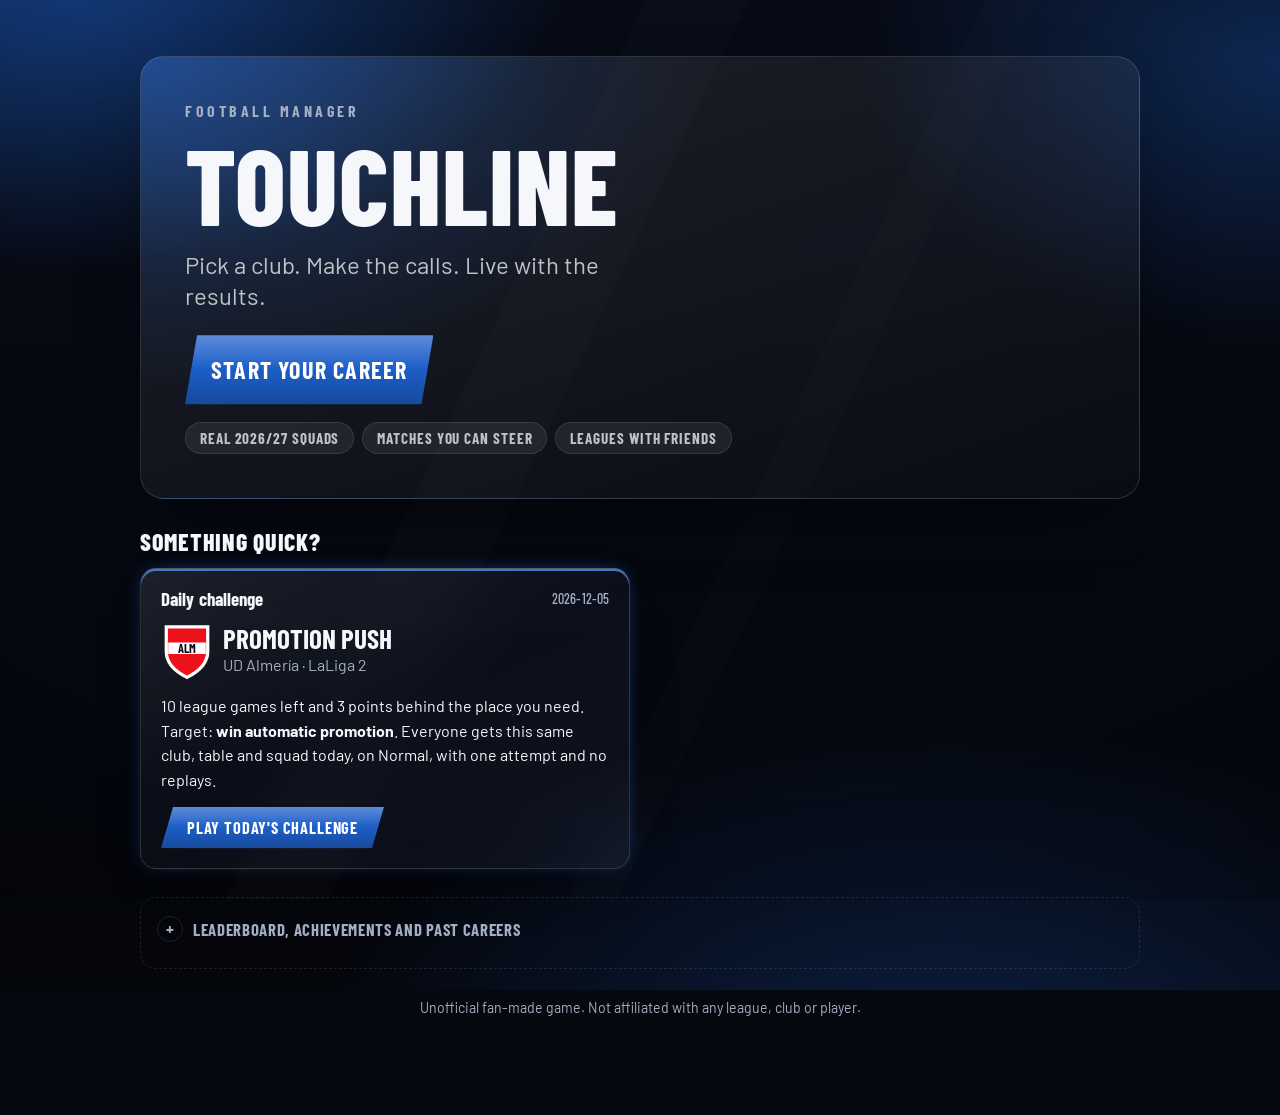
<file: index.html>
<title>Touchline Career Sim</title>
<link rel="stylesheet" href="https://fonts.googleapis.com/css2?family=Barlow:wght@400;500;600;700&family=Barlow+Condensed:wght@500;600;700;800&display=swap">
<style>
/* Layout: a console career hub. Club strip on top, big section tabs, tile grids. One dark look, tinted by the club's own colours. */
:root{
  color-scheme:dark;
  --bg:#0a0d12; --bg2:#10151d; --tile:#161c27; --tile2:#1e2634; --line:#2b3546; --ink:#f4f6f9; --mute:#9ba7b9;
  --club:#1d5fc8; --club-ink:#ffffff; --club2:#ffffff; --kit:#1d5fc8;
  --win:#2fd07a; --draw:#f2c14e; --loss:#ff6464; --gold:#e9c35b; --silver:#c9d0d9; --bronze:#d39a68;
  --disp:"Barlow Condensed","Arial Narrow",Impact,sans-serif; --body:"Barlow","Segoe UI",system-ui,sans-serif;
}
*{box-sizing:border-box}
body{background:var(--bg);color:var(--ink);font-family:var(--body);font-size:15px;line-height:1.4;margin:0}
.wrap{max-width:1240px;margin:0 auto;padding-inline:16px;padding-block:0 56px}
h1,h2,h3,h4{font-family:var(--disp);font-weight:700;margin:0;text-transform:uppercase;line-height:1.02;text-wrap:balance}
h1{font-size:2.8rem;font-weight:800} h2{font-size:1.7rem} h3{font-size:1.02rem;letter-spacing:.09em;color:var(--mute);font-weight:600} h4{font-size:1.25rem}
button,select,input{font:inherit;color:inherit}
button{cursor:pointer;border:1px solid var(--line);background:var(--tile2);padding:8px 14px;border-radius:4px;font-family:var(--disp);font-weight:700;font-size:1.02rem;text-transform:uppercase;letter-spacing:.05em}
button:hover{border-color:var(--ink)} button:focus-visible,select:focus-visible,input:focus-visible,[tabindex]:focus-visible{outline:2px solid var(--club);outline-offset:2px}
button.pri{background:var(--club);color:var(--club-ink);border-color:var(--club)} button.pri:hover{filter:brightness(1.12)}
button.sm{padding:4px 10px;font-size:.9rem} button.bad{border-color:var(--loss);color:var(--loss)} button:disabled{opacity:.4;cursor:not-allowed}
select,input[type=text],input[type=number]{background:var(--bg2);border:1px solid var(--line);border-radius:4px;padding:7px 9px;max-width:100%;color:var(--ink)}
input[type=file]{max-width:100%;min-width:0;font-size:.85rem}
label{font-family:var(--disp);font-size:.85rem;text-transform:uppercase;letter-spacing:.08em;color:var(--mute);display:flex;flex-direction:column;gap:4px;font-weight:600}
label.chk{flex-direction:row;align-items:center;gap:8px;text-transform:none;letter-spacing:0;font-size:.95rem;color:var(--ink);font-family:var(--body);font-weight:400}
.top{position:sticky;top:env(safe-area-inset-top,0px);z-index:20;background:linear-gradient(90deg,color-mix(in srgb,var(--kit) 38%,var(--bg)) 0%,var(--bg) 62%);border-bottom:3px solid var(--club);margin-inline:-16px;padding:10px 16px;display:flex;flex-wrap:wrap;gap:8px 20px;align-items:center}
.top .id{display:flex;gap:12px;align-items:center;min-width:0}
.top .nm{font-family:var(--disp);font-size:1.7rem;font-weight:800;text-transform:uppercase;line-height:1}
.top .sub{font-size:.85rem;color:var(--mute)} .top .sub b{color:var(--ink);font-weight:600}
.chips{display:flex;gap:6px 16px;flex-wrap:wrap} .chips div{font-size:.78rem;color:var(--mute);text-transform:uppercase;letter-spacing:.06em;font-family:var(--disp);font-weight:600} .chips b{display:block;font-size:1.2rem;color:var(--ink);letter-spacing:0;line-height:1.1}
.top .go{margin-left:auto;display:flex;gap:6px;flex-wrap:wrap;align-items:center}
.top .go .pri{font-size:1.25rem;padding:10px 22px}
.dd{background:var(--loss);color:#190000;font-family:var(--disp);font-weight:800;text-transform:uppercase;padding:6px 16px;margin-inline:-16px;display:flex;gap:14px;align-items:center;flex-wrap:wrap;font-size:1.15rem;letter-spacing:.04em}
.dd b{font-size:1.6rem}
.tabs{display:flex;gap:0;overflow-x:auto;margin-inline:-16px;padding:0 16px;background:var(--bg2);border-bottom:1px solid var(--line)}
.tabs button{border:0;border-radius:0;background:transparent;font-size:1.3rem;font-weight:700;padding:13px 16px;white-space:nowrap;color:var(--mute);border-bottom:4px solid transparent;letter-spacing:.04em}
.tabs button[aria-current=true]{color:var(--ink);border-bottom-color:var(--club)}
.subs{display:flex;gap:6px;overflow-x:auto;padding:12px 0 0}
.subs button{white-space:nowrap;border-radius:99px;padding:5px 14px;font-size:.95rem;background:transparent}
.subs button[aria-current=true]{background:var(--ink);color:var(--bg);border-color:var(--ink)}
.dot{display:inline-block;min-width:19px;padding:0 5px;border-radius:10px;background:var(--loss);color:#190000;font-size:.75rem;line-height:19px;text-align:center;margin-left:5px;font-family:var(--body);font-weight:700;letter-spacing:0}
main{padding-top:16px;display:flex;flex-direction:column;gap:16px}
.grid{display:grid;gap:16px;grid-template-columns:repeat(12,minmax(0,1fr))} .grid>*{min-width:0;grid-column:span 12}
@media (min-width:900px){ .c4{grid-column:span 4!important} .c5{grid-column:span 5!important} .c6{grid-column:span 6!important} .c7{grid-column:span 7!important} .c8{grid-column:span 8!important} }
.tile{background:var(--tile);border-radius:6px;padding:16px;min-width:0;border-top:3px solid var(--tile2);display:flex;flex-direction:column;gap:10px}
.tile.acc{border-top-color:var(--club)} .tile>h3{display:flex;justify-content:space-between;gap:8px;align-items:center}
.tw{overflow-x:auto;max-width:100%}
table{border-collapse:collapse;width:100%;font-variant-numeric:tabular-nums}
th{font-family:var(--disp);font-weight:600;text-transform:uppercase;letter-spacing:.07em;font-size:.82rem;color:var(--mute);text-align:left;padding:6px 8px;border-bottom:1px solid var(--line);white-space:nowrap;background:var(--tile)}
th[data-a]{cursor:pointer} th.on{color:var(--club)} td{padding:6px 8px;border-bottom:1px solid var(--line);white-space:nowrap}
td.n,th.n{text-align:right} tr.me td{background:color-mix(in srgb,var(--kit) 30%,var(--tile));font-weight:600} tr.clk{cursor:pointer} tr.clk:hover td{background:var(--tile2)}
td.z1{box-shadow:inset 4px 0 0 var(--win)} td.z2{box-shadow:inset 4px 0 0 var(--draw)} td.z3{box-shadow:inset 4px 0 0 var(--loss)}
.pos{display:inline-block;min-width:36px;text-align:center;font-family:var(--disp);font-weight:700;font-size:.9rem;padding:1px 5px;border-radius:3px;background:var(--bg2)}
.pos.l0{color:#f6a93b} .pos.l1{color:#58b0ff} .pos.l2{color:#56d695} .pos.l3{color:#ff7b7b}
.ovr{display:inline-block;min-width:32px;text-align:center;font-family:var(--disp);font-weight:800;font-size:1.1rem;border-radius:4px;padding:0 5px;color:#14110a}
.ovr.g{background:var(--gold)} .ovr.s{background:var(--silver)} .ovr.b{background:var(--bronze)} .ovr.big{font-size:2.6rem;min-width:70px;padding:2px 10px}
.up{color:var(--win)} .dn{color:var(--loss)} .mu{color:var(--mute)} .gd{color:var(--gold)}
.bar{display:inline-block;width:46px;height:7px;background:var(--bg2);vertical-align:middle;border-radius:4px;overflow:hidden} .bar i{display:block;height:100%;background:var(--win)} .bar.lo i{background:var(--loss)} .bar.mid i{background:var(--draw)}
.tag{display:inline-block;font-family:var(--disp);font-weight:700;font-size:.75rem;text-transform:uppercase;letter-spacing:.06em;padding:1px 7px;border-radius:3px;background:var(--tile2);margin-left:5px;vertical-align:middle}
.tag.neg{background:var(--loss);color:#190000} .tag.ok{background:var(--win);color:#04170c} .tag.wn{background:var(--draw);color:#1b1400}
.av{display:inline-grid;place-items:center;width:30px;height:30px;border-radius:50%;font-family:var(--disp);font-weight:700;font-size:.8rem;flex:none;vertical-align:middle;margin-right:8px;border:2px solid var(--line)} .av.big{width:74px;height:74px;font-size:1.8rem;margin:0;border-width:3px}
.crest{flex:none;vertical-align:middle}
.row{display:flex;gap:10px;flex-wrap:wrap;align-items:flex-end} .row>*{min-width:0}
.list{display:flex;flex-direction:column} .list .it{padding:9px 0;border-bottom:1px solid var(--line);font-size:.94rem} .list .it:last-child{border-bottom:0} .list .it small{color:var(--mute)}
.hero{border-radius:6px;padding:20px;display:flex;flex-direction:column;gap:14px;border-top:3px solid var(--club);min-width:0}
.vs{display:grid;grid-template-columns:1fr auto 1fr;gap:12px;align-items:center;text-align:center}
.vs .t{display:flex;flex-direction:column;align-items:center;gap:6px;min-width:0} .vs .t b{font-family:var(--disp);font-size:1.5rem;text-transform:uppercase;line-height:1;overflow-wrap:break-word;max-width:100%}
.vs .mid{font-family:var(--disp);font-weight:800;font-size:1.6rem;color:var(--mute)}
.sc{font-family:var(--disp);font-weight:800;font-size:4.6rem;line-height:.9;letter-spacing:.02em;white-space:nowrap;color:var(--ink)}
.res{font-family:var(--disp);font-weight:800;text-transform:uppercase;letter-spacing:.12em;font-size:1.25rem;padding:6px 14px;border-radius:4px;text-align:center}
.res.W{background:var(--win);color:#04170c} .res.D{background:var(--draw);color:#1b1400} .res.L{background:var(--loss);color:#190000}
.fpill{display:inline-grid;place-items:center;width:24px;height:24px;border-radius:4px;font-family:var(--disp);font-weight:800;font-size:.9rem;margin-right:3px}
.fpill.W{background:var(--win);color:#04170c} .fpill.D{background:var(--draw);color:#1b1400} .fpill.L{background:var(--loss);color:#190000}
.kv{display:grid;grid-template-columns:repeat(auto-fit,minmax(118px,1fr));gap:10px 14px} .kv div{min-width:0} .kv small{display:block;color:var(--mute);text-transform:uppercase;font-size:.74rem;letter-spacing:.08em;font-family:var(--disp);font-weight:600} .kv b{font-family:var(--disp);font-size:1.4rem;font-weight:700;line-height:1.1}
.pitch{background:#17633a;background-image:repeating-linear-gradient(0deg,rgba(255,255,255,.06) 0 36px,transparent 36px 72px);padding:14px 8px;display:flex;flex-direction:column;gap:10px;border-radius:6px}
.pitch .ln{display:flex;justify-content:space-around;gap:6px}
.pitch .sl{background:rgba(5,10,8,.62);color:#fff;border:1px solid rgba(255,255,255,.35);padding:6px;border-radius:4px;flex:1 1 0;max-width:132px;min-width:0;text-align:center;font-size:.82rem;cursor:pointer}
.pitch .sl b{display:block;font-family:var(--disp);font-size:1.05rem} .pitch .sl span{display:block;overflow:hidden;text-overflow:ellipsis;white-space:nowrap}
.modal{position:fixed;inset:0;background:rgba(3,5,8,.78);z-index:50;display:flex;align-items:flex-start;justify-content:center;padding:calc(20px + env(safe-area-inset-top,0px)) 10px 24px;overflow-y:auto}
.sheet{background:var(--bg2);border:1px solid var(--line);border-top:4px solid var(--club);border-radius:8px;max-width:860px;width:100%;padding:20px;display:flex;flex-direction:column;gap:16px}
.sheet .hd{display:flex;justify-content:space-between;gap:12px;align-items:flex-start}
.toast{position:fixed;left:50%;transform:translateX(-50%);bottom:calc(18px + env(safe-area-inset-bottom,0px));background:var(--ink);color:var(--bg);padding:11px 18px;border-radius:5px;z-index:80;max-width:min(92vw,580px);font-weight:600}
.prog{height:3px;background:transparent;margin-inline:-16px} .prog i{display:block;height:100%;background:var(--club);width:0}
.say{background:var(--tile2);border-left:4px solid var(--club);padding:12px 14px;border-radius:0 6px 6px 0;font-size:1.02rem}
.pat{display:inline-flex;gap:3px;vertical-align:middle} .pat i{width:16px;height:7px;border-radius:2px;background:var(--line)} .pat i.on{background:var(--win)}
.steps{display:flex;gap:6px;flex-wrap:wrap} .steps span{font-family:var(--disp);font-weight:700;text-transform:uppercase;letter-spacing:.06em;padding:4px 12px;border-radius:99px;background:var(--tile);color:var(--mute);font-size:.9rem} .steps span.on{background:var(--club);color:var(--club-ink)} .steps span.dn{background:var(--win);color:#04170c}
.clubs{display:grid;grid-template-columns:repeat(auto-fill,minmax(150px,1fr));gap:8px;max-height:430px;overflow-y:auto;padding:2px}
.clubs .c{display:flex;flex-direction:column;align-items:center;gap:6px;padding:12px 8px;border-radius:6px;background:var(--tile2);border:2px solid transparent;cursor:pointer;text-align:center} .clubs .c b{font-family:var(--disp);text-transform:uppercase;font-size:1.05rem;line-height:1.05} .clubs .c small{color:var(--mute)}
.clubs .c[aria-selected=true]{border-color:var(--ink);background:var(--bg2)}
.cal{display:grid;grid-template-columns:repeat(7,minmax(0,1fr));gap:4px} .cal .h{font-family:var(--disp);text-transform:uppercase;color:var(--mute);font-size:.8rem;text-align:center;letter-spacing:.08em}
.cal .d{background:var(--tile2);border-radius:4px;min-height:74px;padding:4px;font-size:.72rem;min-width:0;overflow:hidden} .cal .d.o{background:transparent} .cal .d.now{outline:2px solid var(--club)} .cal .d b{font-family:var(--disp);font-size:.95rem;display:block}
.cal .d .m{display:block;margin-top:2px;line-height:1.15;overflow-wrap:anywhere} .cal .d.W{box-shadow:inset 0 -4px 0 var(--win)} .cal .d.D{box-shadow:inset 0 -4px 0 var(--draw)} .cal .d.L{box-shadow:inset 0 -4px 0 var(--loss)} .cal .d.F{box-shadow:inset 0 -4px 0 var(--club)}
.mail{display:grid;gap:16px;grid-template-columns:minmax(0,1fr)} @media (min-width:900px){ .mail{grid-template-columns:minmax(0,5fr) minmax(0,7fr)} }
.mail .it{cursor:pointer;padding:9px 10px;border-radius:4px;border-bottom:1px solid var(--line)} .mail .it[aria-selected=true]{background:var(--tile2)} .mail .it b{display:block}
.note{font-size:.86rem;color:var(--mute);margin:0} p{margin:0}
.seg{display:flex;flex-wrap:wrap;gap:0;border:1px solid var(--line);border-radius:5px;overflow:hidden;width:fit-content;max-width:100%}
.seg button{border:0;border-radius:0;border-right:1px solid var(--line);background:var(--bg2);font-size:.95rem;padding:7px 13px;color:var(--mute);flex:1 1 auto} .seg button:last-child{border-right:0}
.seg button[aria-pressed=true]{background:var(--club);color:var(--club-ink)}
.tac{display:flex;flex-direction:column;gap:6px;padding-top:10px;border-top:1px solid var(--line)} .tac h4{font-size:1.05rem}
.stars{display:inline-flex;gap:2px;vertical-align:middle} .stars i{width:11px;height:11px;background:var(--line);clip-path:polygon(50% 0,62% 36%,100% 38%,70% 60%,80% 100%,50% 76%,20% 100%,30% 60%,0 38%,38% 36%)} .stars i.on{background:var(--gold)}
.gauge{display:flex;flex-direction:column;gap:5px} .gauge small{color:var(--mute);font-family:var(--disp);text-transform:uppercase;letter-spacing:.07em;font-size:.82rem;font-weight:600} .gauge small b{color:var(--ink)}
.gauge .meter i{background:var(--win)} .gauge.mid .meter i{background:var(--draw)} .gauge.hi .meter i{background:var(--loss)}
.riv{background:color-mix(in srgb,var(--loss) 14%,var(--tile));border-left:4px solid var(--loss);padding:9px 12px;border-radius:0 6px 6px 0;font-size:.92rem}
.psl{display:flex;flex-wrap:wrap;gap:6px} .ps{font-family:var(--disp);font-weight:700;text-transform:uppercase;letter-spacing:.05em;font-size:.86rem;padding:3px 10px;border-radius:3px;background:var(--tile2);border:1px solid var(--line);clip-path:polygon(8px 0,100% 0,100% calc(100% - 8px),calc(100% - 8px) 100%,0 100%,0 8px)}
.ps.plus{background:var(--gold);color:#14110a;border-color:var(--gold)}
.nwl{display:grid;gap:14px;grid-template-columns:repeat(auto-fill,minmax(min(100%,400px),1fr))}
.nw{background:var(--tile);border-radius:8px;padding:14px 16px;display:flex;flex-direction:column;gap:8px;border-left:4px solid var(--club);min-width:0}
.tile .nw{background:var(--tile2);padding:10px 12px;border-left-width:3px} .tile .nw h4{font-size:1.05rem}
.nw .nh{display:flex;gap:8px;align-items:center;min-width:0;font-size:.9rem} .nw .nh .av{margin-right:0} .nw h4{font-size:1.35rem;line-height:1.05} .nw p{font-size:.98rem;line-height:1.45}
.av.nwa{background:var(--ink);color:var(--bg);border-color:var(--club)}
.pitch .sl .fb{display:block;height:5px;background:rgba(255,255,255,.18);border-radius:3px;margin:4px 2px 2px;overflow:hidden} .pitch .sl .fb i{display:block;height:100%;background:var(--win)}
.pitch .sl.mid .fb i{background:var(--draw)} .pitch .sl.lo .fb i{background:var(--loss)} .pitch .sl.mid{border-color:var(--draw)} .pitch .sl.lo{border-color:var(--loss)} .pitch .sl small{display:block;font-size:.72rem;opacity:.9;white-space:nowrap;overflow:hidden;text-overflow:ellipsis}
tr.sec td{background:var(--bg);font-family:var(--disp);font-weight:700;text-transform:uppercase;letter-spacing:.08em;font-size:.85rem;color:var(--ink);padding-top:10px;box-shadow:inset 4px 0 0 var(--club)}
td.nm{white-space:normal;min-width:96px} td.nm small{display:block;font-size:.74rem}
input[type=range]{width:100%;accent-color:var(--club);height:28px;margin:0}
.top .go button[aria-pressed=true]{border-color:var(--club);color:var(--club)}
.kv .bar{width:100%;max-width:120px;display:block;margin-top:6px}
.modal.live{background:var(--bg)} .sheet.wide{max-width:1060px}
.mc-sb{display:flex;flex-direction:column;gap:10px}
.mc-top{display:flex;justify-content:space-between;align-items:center;gap:10px} .mc-top small{font-family:var(--disp);text-transform:uppercase;letter-spacing:.09em;color:var(--mute);font-weight:600;font-size:1rem}
.clock{font-family:var(--disp);font-weight:800;font-size:1.6rem;background:var(--loss);color:#190000;border-radius:4px;padding:1px 12px;min-width:70px;text-align:center;font-variant-numeric:tabular-nums} .clock.fin{background:var(--tile2);color:var(--ink)}
.mcp{background:var(--tile2);height:4px;border-radius:2px;overflow:hidden} .mcp i{display:block;height:100%;background:var(--club)}
.evl{display:flex;gap:10px;align-items:center;padding:8px 6px;border-bottom:1px solid var(--line);font-size:.96rem;min-width:0} .evl>span:last-child{min-width:0}
.evl .mn{font-family:var(--disp);font-weight:700;min-width:34px;color:var(--mute);font-size:1.05rem} .evl.goal{background:color-mix(in srgb,var(--win) 16%,transparent)}
.evl.mark{justify-content:center;color:var(--mute);font-family:var(--disp);text-transform:uppercase;letter-spacing:.08em;font-weight:700;background:var(--bg2)}
.achs{display:grid;grid-template-columns:repeat(auto-fill,minmax(210px,1fr));gap:8px;margin-top:12px}
.ach{border:1px solid var(--line);border-radius:5px;padding:9px 10px;display:flex;flex-direction:column;gap:3px;opacity:.62;background:var(--bg2)}
.ach.got{opacity:1;border-color:var(--gold)}
.ach b{font-family:var(--disp);font-size:1.08rem;text-transform:uppercase;letter-spacing:.03em}
.ach span{font-size:.86rem;color:var(--mute)}
.ach small{font-size:.76rem}
.pops{position:fixed;right:12px;top:12px;z-index:90;display:flex;flex-direction:column;gap:8px;max-width:min(92vw,340px);pointer-events:none}
.pop{background:var(--tile);border:1px solid var(--gold);border-left:5px solid var(--gold);border-radius:5px;padding:10px 12px;display:flex;flex-direction:column;gap:2px;box-shadow:0 6px 24px rgba(0,0,0,.45)}
.pop b{font-family:var(--disp);text-transform:uppercase;letter-spacing:.04em}
.pop span{font-size:.9rem;color:var(--mute)}
textarea.code{width:100%;background:var(--bg2);border:1px solid var(--line);border-radius:4px;padding:8px;color:var(--ink);font-family:ui-monospace,Menlo,Consolas,monospace;font-size:.78rem;word-break:break-all;resize:vertical}
tr.me td{background:color-mix(in srgb,var(--club) 22%,transparent)}
.dd.dc{background:var(--draw);color:#1b1400}
details.tile>summary{cursor:pointer}
details.tile[open]>summary{margin-bottom:12px}
details.tile .tile{margin-top:12px}
@media (max-width:700px){ .pops{top:auto;bottom:calc(74px + env(safe-area-inset-bottom,0px));right:8px} }
.rc{display:inline-block;width:9px;height:13px;background:#ff3b3b;border-radius:2px;vertical-align:-2px}
.pitch .sl>small{opacity:.85}
.yc{display:inline-block;width:9px;height:13px;background:#f5d000;border-radius:2px;vertical-align:-2px}
.gl{display:inline-block;width:11px;height:11px;border-radius:50%;background:#fff;box-shadow:inset 0 0 0 2px #14110a;vertical-align:-1px}
.str{display:grid;grid-template-columns:72px minmax(0,1fr) 72px;gap:3px 12px;align-items:center;padding:7px 0;border-bottom:1px solid var(--line)} .str:last-child{border-bottom:0}
.str small{grid-column:1/-1;text-align:center;color:var(--mute);font-family:var(--disp);text-transform:uppercase;letter-spacing:.08em;font-size:.82rem;font-weight:600}
.str b{font-family:var(--disp);font-size:1.35rem;font-variant-numeric:tabular-nums;color:var(--mute)} .str b.ld{color:var(--ink)} .str b:last-child{text-align:right}
.sb{display:flex;height:10px;gap:3px} .sb i{display:block;height:100%;border-radius:5px;min-width:4px}
.rt{display:inline-block;border-radius:3px;padding:0 6px;background:#33405a;color:#fff;font-family:var(--disp);font-weight:800;font-variant-numeric:tabular-nums} .rt.hi{background:var(--win);color:#04170c} .rt.lo{background:var(--loss);color:#190000}
.pitch.mc .sl{cursor:default;padding:5px 3px} .pitch.mc .sl.off{opacity:.62} .pitch.mc .sl small{font-size:.74rem} .pitch .sl b.as{display:inline;font-size:.74rem;color:var(--gold)}
.cmp{display:block;position:relative;height:9px;background:var(--bg2);border-radius:5px;overflow:hidden;min-width:90px} .cmp i{display:block;height:100%;background:var(--mute);border-radius:5px} .cmp.hi i{background:var(--win)} .cmp.lo i{background:var(--loss)} .cmp::after{content:"";position:absolute;left:50%;top:0;bottom:0;width:2px;background:var(--ink)}
tr.avr td{background:var(--tile2);font-weight:600;border-bottom:2px solid var(--club)}
.pitch.mc .sl .fb{margin-top:3px}
@media (max-width:700px){ .clock{font-size:1.25rem;min-width:56px} .str{grid-template-columns:56px minmax(0,1fr) 56px} .str b{font-size:1.15rem} }
.meter{height:10px;background:var(--bg2);border-radius:5px;overflow:hidden} .meter i{display:block;height:100%;background:var(--club)}
@media (prefers-reduced-motion:no-preference){ .prog i{transition:width .15s} }
@media (max-width:700px){ h1{font-size:2rem} .top{position:static} .top .nm{font-size:1.3rem} .tabs button{font-size:1.1rem;padding:10px 12px} td,th{padding:5px 6px} .sc{font-size:3rem} .vs .t b{font-size:.98rem} .vs{gap:6px} .cal .d{min-height:56px} .top .go .pri{font-size:1.05rem;padding:8px 14px} }
/* GLASS-BEGIN */
/* Glass: night-stadium backdrop lit by the club's colours, frosted panels with light edges, angled controls. Applied when <html> has class "glass". */
:root.glass{
  --bg:#05080f; --bg2:rgba(4,8,16,.58); --tile:rgba(255,255,255,.055); --tile2:rgba(255,255,255,.09); --line:rgba(255,255,255,.1); --ink:#f5f7fb; --mute:#a3afc2;
  --edge:rgba(255,255,255,.13); --edge-hi:rgba(255,255,255,.3); --sheen:rgba(255,255,255,.16);
  --drop:0 22px 48px -26px rgba(0,0,0,.85); --blur:blur(18px) saturate(150%);
  --r-lg:16px; --r-md:11px; --cut:12px;
}
:root.glass body{background:var(--bg)}
:root.glass body::before{content:"";position:fixed;inset:-10%;z-index:-2;pointer-events:none;
  background:
    radial-gradient(48% 42% at 12% 4%, color-mix(in srgb,var(--kit) 62%,transparent) 0%, transparent 70%),
    radial-gradient(38% 36% at 92% 14%, color-mix(in srgb,var(--club) 34%,transparent) 0%, transparent 72%),
    radial-gradient(60% 50% at 70% 110%, color-mix(in srgb,var(--kit) 30%,transparent) 0%, transparent 70%),
    linear-gradient(180deg,#070b16 0%,#04060c 100%)}
:root.glass body::after{content:"";position:fixed;inset:0;z-index:-1;pointer-events:none;opacity:.55;
  background:
    linear-gradient(115deg, transparent 0 38%, rgba(255,255,255,.035) 38% 44%, transparent 44% 100%),
    linear-gradient(115deg, transparent 0 58%, rgba(255,255,255,.025) 58% 61%, transparent 61% 100%),
    radial-gradient(120% 90% at 50% 40%, transparent 55%, rgba(0,0,0,.55) 100%)}

/* panels */
:root.glass .tile,:root.glass .hero,:root.glass .sheet,:root.glass .nw,:root.glass .pop,:root.glass .ach,:root.glass .st{
  background:linear-gradient(155deg,rgba(255,255,255,.1) 0%,rgba(255,255,255,.035) 46%,rgba(255,255,255,.05) 100%);
  -webkit-backdrop-filter:var(--blur);backdrop-filter:var(--blur);
  border:1px solid var(--edge);border-top-color:var(--edge-hi);border-radius:var(--r-lg);
  box-shadow:inset 0 1px 0 var(--sheen),var(--drop)}
:root.glass .tile.acc,:root.glass .hero{box-shadow:inset 0 2px 0 color-mix(in srgb,var(--club) 85%,white),inset 0 1px 0 var(--sheen),0 -1px 18px -8px var(--club),var(--drop)}
:root.glass .tile .nw{background:rgba(255,255,255,.045);border:1px solid var(--line);border-left:3px solid var(--club);border-radius:var(--r-md);box-shadow:none;-webkit-backdrop-filter:none;backdrop-filter:none}
:root.glass .nw{border-left:3px solid var(--club)}
:root.glass h3{color:color-mix(in srgb,var(--mute) 75%,var(--club));letter-spacing:.14em}

/* top bar and navigation */
:root.glass .top{background:linear-gradient(90deg,color-mix(in srgb,var(--kit) 34%,rgba(6,10,20,.55)) 0%,rgba(6,10,20,.5) 70%);-webkit-backdrop-filter:var(--blur);backdrop-filter:var(--blur);
  border-bottom:1px solid var(--edge);box-shadow:0 1px 0 rgba(255,255,255,.06),0 10px 30px -18px rgba(0,0,0,.8)}
:root.glass .top::after{content:"";position:absolute;left:0;right:0;bottom:-1px;height:2px;background:linear-gradient(90deg,transparent,var(--club) 20%,color-mix(in srgb,var(--club) 40%,white) 50%,var(--club) 80%,transparent);opacity:.9}
:root.glass .tabs{background:rgba(6,10,20,.38);-webkit-backdrop-filter:var(--blur);backdrop-filter:var(--blur);border-bottom:1px solid var(--line)}
:root.glass .tabs button{position:relative;border-bottom:0;transition:color .2s}
:root.glass .tabs button[aria-current=true]{color:#fff;text-shadow:0 0 18px color-mix(in srgb,var(--club) 70%,transparent)}
:root.glass .tabs button[aria-current=true]::after{content:"";position:absolute;left:12px;right:12px;bottom:0;height:4px;background:var(--club);clip-path:polygon(6px 0,100% 0,calc(100% - 6px) 100%,0 100%);box-shadow:0 0 14px var(--club)}
:root.glass .subs button{background:rgba(255,255,255,.05);border-color:var(--edge);-webkit-backdrop-filter:blur(8px);backdrop-filter:blur(8px)}
:root.glass .subs button[aria-current=true]{background:linear-gradient(180deg,#fff,#dfe5ee);color:#0a0e16;border-color:#fff;box-shadow:0 0 18px -4px rgba(255,255,255,.55)}

/* controls: angled glass buttons, the primary one lit in club colour */
:root.glass button{background:linear-gradient(180deg,rgba(255,255,255,.12),rgba(255,255,255,.04));border:1px solid var(--edge);border-radius:7px;transition:transform .12s,border-color .2s,background .2s,box-shadow .2s}
:root.glass button:hover{border-color:var(--edge-hi);background:linear-gradient(180deg,rgba(255,255,255,.18),rgba(255,255,255,.06))}
:root.glass button:active{transform:translateY(1px) scale(.985)}
:root.glass button.pri{position:relative;overflow:hidden;border:0;border-radius:0;padding-inline:26px;clip-path:polygon(var(--cut) 0,100% 0,calc(100% - var(--cut)) 100%,0 100%);
  background:linear-gradient(180deg,color-mix(in srgb,var(--club) 72%,white) 0%,var(--club) 48%,color-mix(in srgb,var(--club) 78%,black) 100%);color:var(--club-ink);
  filter:drop-shadow(0 8px 18px color-mix(in srgb,var(--club) 55%,transparent))}
:root.glass button.pri::after{content:"";position:absolute;top:0;bottom:0;left:-60%;width:40%;background:linear-gradient(100deg,transparent,rgba(255,255,255,.55),transparent);transform:skewX(-20deg);transition:left .5s}
:root.glass button.pri:hover::after{left:120%}
:root.glass button.pri:hover{filter:drop-shadow(0 10px 24px color-mix(in srgb,var(--club) 75%,transparent)) brightness(1.06)}
:root.glass button.sm{border-radius:6px}
:root.glass .seg{border:1px solid var(--edge);border-radius:9px;background:rgba(4,8,16,.45);-webkit-backdrop-filter:blur(8px);backdrop-filter:blur(8px)}
:root.glass .seg button{background:transparent;border:0;border-right:1px solid var(--line);border-radius:0}
:root.glass .seg button[aria-pressed=true]{background:linear-gradient(180deg,color-mix(in srgb,var(--club) 70%,white),var(--club));color:var(--club-ink);box-shadow:inset 0 1px 0 rgba(255,255,255,.4)}
:root.glass select,:root.glass input[type=text],:root.glass input[type=number],:root.glass textarea.code{background:rgba(4,8,16,.55);border:1px solid var(--edge);border-radius:8px}

/* tables */
:root.glass th{background:transparent;border-bottom:1px solid var(--edge)}
:root.glass td{border-bottom:1px solid rgba(255,255,255,.06)}
:root.glass tr.clk:hover td{background:rgba(255,255,255,.06)}
:root.glass tr.me td{background:linear-gradient(90deg,color-mix(in srgb,var(--club) 34%,transparent),color-mix(in srgb,var(--club) 10%,transparent))}

/* ratings, results and chips get a metallic finish */
:root.glass .ovr{border-radius:5px;box-shadow:inset 0 1px 0 rgba(255,255,255,.65),0 2px 8px -2px rgba(0,0,0,.6)}
:root.glass .ovr.g{background:linear-gradient(160deg,#fff3c2 0%,#e9c35b 38%,#b88a22 100%)}
:root.glass .ovr.s{background:linear-gradient(160deg,#ffffff 0%,#c9d0d9 40%,#8d97a5 100%)}
:root.glass .ovr.b{background:linear-gradient(160deg,#ffd9b8 0%,#d39a68 40%,#97603a 100%)}
:root.glass .res,:root.glass .fpill,:root.glass .tag{box-shadow:inset 0 1px 0 rgba(255,255,255,.35)}
:root.glass .res{clip-path:polygon(10px 0,100% 0,calc(100% - 10px) 100%,0 100%);border-radius:0;padding-inline:22px}
:root.glass .fpill{border-radius:5px}
:root.glass .meter,:root.glass .bar{background:rgba(255,255,255,.08)}
:root.glass .meter i{background:linear-gradient(90deg,color-mix(in srgb,var(--club) 70%,black),var(--club),color-mix(in srgb,var(--club) 60%,white));box-shadow:0 0 12px -2px var(--club)}
:root.glass .sc{text-shadow:0 0 28px rgba(255,255,255,.22)}
:root.glass .kv b{letter-spacing:.01em}
:root.glass .say{background:rgba(255,255,255,.06);border-radius:0 12px 12px 0}
:root.glass .modal{background:rgba(2,4,9,.6);-webkit-backdrop-filter:blur(10px);backdrop-filter:blur(10px)}
:root.glass .toast{background:rgba(245,247,251,.92);-webkit-backdrop-filter:blur(10px);backdrop-filter:blur(10px);border-radius:10px;box-shadow:0 14px 30px -12px rgba(0,0,0,.7)}
:root.glass .clubs .c{background:rgba(255,255,255,.05);border:1px solid var(--edge);border-radius:var(--r-md)}
:root.glass .clubs .c[aria-selected=true]{border-color:#fff;background:rgba(255,255,255,.12);box-shadow:0 0 22px -8px #fff}
:root.glass .pitch{border-radius:14px;box-shadow:inset 0 0 60px rgba(0,0,0,.45),0 0 0 1px var(--edge)}
:root.glass .pitch .sl{background:rgba(4,10,8,.55);-webkit-backdrop-filter:blur(6px);backdrop-filter:blur(6px);border-radius:8px}

/* hub: stat strip and a split-colour next-match banner */
.hstrip{display:grid;gap:12px;grid-template-columns:repeat(4,minmax(0,1fr))}
@media (max-width:760px){ .hstrip{grid-template-columns:repeat(2,minmax(0,1fr))} }
.st{padding:12px 14px;display:flex;flex-direction:column;gap:4px;min-width:0;cursor:pointer;text-align:left;color:inherit;font:inherit;text-transform:none;letter-spacing:0}
.st small{font-family:var(--disp);text-transform:uppercase;letter-spacing:.12em;font-size:.76rem;color:var(--mute);font-weight:600}
.st b{font-family:var(--disp);font-weight:800;font-size:2.3rem;line-height:.95;font-variant-numeric:tabular-nums}
.st b sup{font-size:.45em;vertical-align:.9em;margin-left:1px;color:var(--mute)}
.st span{font-size:.84rem;color:var(--mute)}
.st .fp{display:flex;gap:3px;min-height:34px;align-items:center}
:root.glass .hero.vsb{background:
    radial-gradient(70% 140% at -5% 50%, color-mix(in srgb,var(--hk) 58%,transparent) 0%, transparent 62%),
    radial-gradient(70% 140% at 105% 50%, color-mix(in srgb,var(--ak) 58%,transparent) 0%, transparent 62%),
    linear-gradient(155deg,rgba(255,255,255,.1),rgba(255,255,255,.03))!important;padding:22px 22px 20px}
:root.glass .hero .vs{gap:18px}
:root.glass .hero .vs .crest{width:104px;height:auto;filter:drop-shadow(0 10px 18px rgba(0,0,0,.55))}
:root.glass .hero .vs .t b{font-size:2rem;letter-spacing:.02em}
:root.glass .hero .vs .mid{display:grid;place-items:center;width:56px;height:56px;border-radius:50%;background:rgba(255,255,255,.08);border:1px solid var(--edge);color:#fff;font-size:1.35rem;box-shadow:inset 0 1px 0 var(--sheen)}
:root.glass .hero .kv{background:rgba(4,8,16,.35);border:1px solid var(--line);border-radius:12px;padding:10px 14px}
:root.glass .hero button.pri{font-size:1.35rem!important;padding:12px 34px!important}
@media (max-width:700px){ :root.glass .hero .vs .crest{width:66px} :root.glass .hero .vs .t b{font-size:1.1rem} :root.glass .hero .vs .mid{width:40px;height:40px;font-size:1rem} }

/* match centre */
:root.glass .modal.live{background:transparent}
:root.glass .modal.live::before{content:"";position:fixed;inset:0;z-index:-1;background:
  radial-gradient(50% 40% at 10% 0%, color-mix(in srgb,var(--kit) 50%,transparent), transparent 70%),
  radial-gradient(50% 40% at 90% 0%, color-mix(in srgb,var(--club) 30%,transparent), transparent 70%),
  linear-gradient(180deg,#060a14,#03050a)}
:root.glass .modal.live .sheet{background:linear-gradient(160deg,rgba(255,255,255,.07),rgba(255,255,255,.025));border-radius:20px}
:root.glass .mc-sb{padding:14px 16px 16px;border-radius:16px;background:linear-gradient(180deg,rgba(255,255,255,.08),rgba(255,255,255,.02));border:1px solid var(--edge);box-shadow:inset 0 1px 0 var(--sheen)}
:root.glass .mc-sb .sc{font-size:5.2rem}
:root.glass .clock{position:relative;border-radius:0;clip-path:polygon(8px 0,100% 0,calc(100% - 8px) 100%,0 100%);padding-inline:18px;background:linear-gradient(180deg,#ff7a7a,#e83b3b);color:#fff;box-shadow:0 0 22px rgba(255,80,80,.6)}
:root.glass .clock.fin{background:linear-gradient(180deg,rgba(255,255,255,.2),rgba(255,255,255,.08));box-shadow:none}
:root.glass .mcp{background:rgba(255,255,255,.08);height:5px}
:root.glass .mcp i{background:linear-gradient(90deg,var(--club),color-mix(in srgb,var(--club) 50%,white));box-shadow:0 0 10px var(--club)}
:root.glass #mc-cv{border-radius:14px!important;box-shadow:0 0 0 1px rgba(255,255,255,.12),0 24px 50px -24px rgba(0,0,0,.9)}
:root.glass .evl{border-bottom-color:rgba(255,255,255,.06)}
:root.glass .evl.goal{background:linear-gradient(90deg,color-mix(in srgb,var(--win) 26%,transparent),transparent)}
:root.glass .rt{box-shadow:inset 0 1px 0 rgba(255,255,255,.3)}

/* entrance motion when a screen changes */
@keyframes glin{from{opacity:.001;transform:translateY(10px) scale(.992)}to{opacity:1;transform:none}}
@media (prefers-reduced-motion:no-preference){
  :root.glass main.enter>*,:root.glass main.enter .grid>*{animation:glin .42s cubic-bezier(.2,.7,.2,1) both}
  :root.glass main.enter .grid>*:nth-child(2){animation-delay:.04s} :root.glass main.enter .grid>*:nth-child(3){animation-delay:.08s} :root.glass main.enter .grid>*:nth-child(4){animation-delay:.12s} :root.glass main.enter .grid>*:nth-child(5){animation-delay:.16s} :root.glass main.enter .grid>*:nth-child(n+6){animation-delay:.2s}
}

/* reduced effects: no blur, no glow, no motion */
:root.glass.lite .tile,:root.glass.lite .hero,:root.glass.lite .sheet,:root.glass.lite .nw,:root.glass.lite .st,:root.glass.lite .top,:root.glass.lite .tabs,:root.glass.lite .modal,:root.glass.lite .seg,:root.glass.lite .subs button,:root.glass.lite .pop,:root.glass.lite .ach{-webkit-backdrop-filter:none;backdrop-filter:none}
:root.glass.lite .tile,:root.glass.lite .hero,:root.glass.lite .st{background-color:rgba(18,24,36,.92)}
:root.glass.lite main.enter>*,:root.glass.lite main.enter .grid>*{animation:none}
:root.glass.lite button.pri{filter:none}
:root.glass .tabs button,:root.glass .tabs button:hover{background:transparent;border:0;border-radius:0;box-shadow:none}
:root.glass .tabs button:hover{color:#fff}

/* player cards: cut-corner metallic cards with a diagonal sheen */
.vt{display:inline-flex;gap:4px;margin-left:auto} .vt button[aria-pressed=true]{background:var(--ink);color:var(--bg);border-color:var(--ink)}
.tile>h3 .vt{text-transform:none;letter-spacing:.04em}
.pcards{display:grid;gap:12px;grid-template-columns:repeat(auto-fill,minmax(148px,1fr))}
@media (max-width:420px){ .pcards{grid-template-columns:repeat(2,minmax(0,1fr));gap:10px} }
.pc{--m1:#3a4252;--m2:#1c222d;--m3:#0e1219;--mt:#f2f4f8;--ml:rgba(255,255,255,.6);
  position:relative;display:flex;flex-direction:column;align-items:stretch;gap:6px;padding:10px 10px 9px;min-width:0;text-align:left;text-transform:none;letter-spacing:0;font-family:var(--body);color:var(--mt);
  border:0!important;border-radius:0!important;clip-path:polygon(16px 0,100% 0,100% calc(100% - 16px),calc(100% - 16px) 100%,0 100%,0 16px);
  background:linear-gradient(150deg,var(--m1) 0%,var(--m2) 46%,var(--m3) 100%)!important;box-shadow:none!important;overflow:hidden;isolation:isolate;transition:transform .18s cubic-bezier(.2,.7,.2,1),filter .18s}
.pc::before{content:"";position:absolute;inset:0;z-index:-1;background:repeating-linear-gradient(135deg,rgba(255,255,255,.035) 0 2px,transparent 2px 9px),linear-gradient(115deg,transparent 30%,rgba(255,255,255,.22) 44%,transparent 58%);background-size:auto,250% 100%;background-position:0 0,120% 0;transition:background-position .7s}
.pc::after{content:"";position:absolute;inset:1px;z-index:-1;clip-path:inherit;box-shadow:inset 0 0 0 1px var(--ml),inset 0 1px 0 rgba(255,255,255,.5);pointer-events:none}
.pc:hover{transform:translateY(-3px);filter:drop-shadow(0 12px 18px rgba(0,0,0,.55)) brightness(1.05)} .pc:hover::before{background-position:0 0,-120% 0}
.pc:focus-visible{outline:2px solid #fff;outline-offset:2px}
.pc.t-g{--m1:#f7e19a;--m2:#c99a2e;--m3:#6e4f12;--mt:#1d1503;--ml:rgba(255,236,170,.75)}
.pc.t-s{--m1:#f1f4f8;--m2:#a8b2c0;--m3:#4f5866;--mt:#11151c;--ml:rgba(255,255,255,.8)}
.pc.t-b{--m1:#f0c49c;--m2:#a8693c;--m3:#4f2c14;--mt:#1c0e04;--ml:rgba(255,214,180,.7)}
.pc-hd{display:flex;justify-content:space-between;align-items:flex-start}
.pc-r{display:flex;flex-direction:column;line-height:.9} .pc-r b{font-family:var(--disp);font-weight:800;font-size:2.1rem;letter-spacing:-.01em} .pc-r small{font-family:var(--disp);font-weight:700;font-size:.95rem;letter-spacing:.06em;opacity:.85}
.pc-av{align-self:center;display:grid;place-items:center;width:62px;height:62px;border-radius:50%;margin-top:-14px;font-family:var(--disp);font-weight:800;font-size:1.5rem;background:radial-gradient(circle at 35% 30%,color-mix(in srgb,var(--k1) 60%,white),var(--k1) 62%);box-shadow:0 0 0 3px var(--k2),0 6px 14px -4px rgba(0,0,0,.6)}
.pc-nm{font-family:var(--disp);font-weight:800;text-transform:uppercase;font-size:1.12rem;text-align:center;line-height:1.05;overflow:hidden;text-overflow:ellipsis;white-space:nowrap;border-bottom:1px solid color-mix(in srgb,var(--mt) 25%,transparent);padding-bottom:5px}
.pc-st{display:grid;grid-template-columns:repeat(3,minmax(0,1fr));gap:2px 6px;font-family:var(--disp);font-size:.72rem;font-weight:600;letter-spacing:.04em}
.pc-st i{font-style:normal;display:flex;gap:4px;align-items:baseline;justify-content:center;opacity:.9} .pc-st b{font-size:1.02rem;font-weight:800}
.pc-ft{display:flex;flex-direction:column;gap:3px;font-size:.74rem;text-align:center;opacity:.92;font-weight:600}
.pc-tg{display:flex;gap:3px;justify-content:center;flex-wrap:wrap} .pc-tg em{font-style:normal;font-family:var(--disp);font-weight:700;font-size:.68rem;letter-spacing:.06em;text-transform:uppercase;padding:0 5px;border-radius:3px;background:rgba(0,0,0,.28);color:#fff}
.pc-tg em.ok{background:#0f7a43} .pc-tg em.neg{background:#b52b2b} .pc-tg em.wn{background:#8a6a00}
.pc .crest{filter:drop-shadow(0 2px 3px rgba(0,0,0,.4))}
.pc.big{width:220px;flex:none;padding:14px 14px 12px;gap:8px;cursor:default}
.pc.big .pc-r b{font-size:3rem} .pc.big .pc-av{width:92px;height:92px;font-size:2.2rem} .pc.big .pc-nm{font-size:1.35rem;white-space:normal} .pc.big .pc-st{font-size:.8rem} .pc.big .pc-st b{font-size:1.2rem} .pc.big .pc-ft{font-size:.82rem}
.sheet .hd .row:has(.pc.big){align-items:flex-start!important}
@media (max-width:520px){ .pc.big{width:100%;max-width:260px} }
.pc-st{grid-template-columns:repeat(2,minmax(0,1fr));grid-template-rows:repeat(3,auto);grid-auto-flow:column;gap:1px 8px;padding-inline:4px}
.pc-st i{justify-content:flex-start;gap:5px}
.pc-st i:nth-child(n+4){border-left:1px solid color-mix(in srgb,var(--mt) 22%,transparent);padding-left:8px}
.pc.t-e{--m1:#3b3550;--m2:#16121f;--m3:#07060b;--mt:#f7e7b0;--ml:rgba(240,205,120,.85)}
.pc.t-e::before{background:repeating-linear-gradient(135deg,rgba(240,205,120,.06) 0 2px,transparent 2px 9px),linear-gradient(115deg,transparent 25%,rgba(150,120,255,.28) 38%,rgba(240,205,120,.35) 46%,rgba(90,220,255,.22) 54%,transparent 66%);background-size:auto,250% 100%;background-position:0 0,120% 0}
.pc.t-e .pc-r b{background:linear-gradient(180deg,#fff4cf,#e4b95a);-webkit-background-clip:text;background-clip:text;color:transparent}
/* the match centre repaints every frame: keep blur off inside it so playback stays smooth */
:root.glass .modal.live,:root.glass .modal.live .sheet,:root.glass .modal.live .tile,:root.glass .modal.live .hero{-webkit-backdrop-filter:none;backdrop-filter:none}
:root.glass .modal.live .tile{background:linear-gradient(155deg,rgba(255,255,255,.08),rgba(255,255,255,.03))}

/* offer dials */
.dial{flex:1 1 300px;min-width:0;display:flex;flex-direction:column;gap:8px;padding:12px 14px 12px;border-radius:14px;background:linear-gradient(160deg,rgba(255,255,255,.08),rgba(255,255,255,.025));border:1px solid var(--edge);box-shadow:inset 0 1px 0 var(--sheen)}
.dial .dl{font-family:var(--disp);text-transform:uppercase;letter-spacing:.12em;font-size:.82rem;font-weight:700;color:var(--mute)}
.drow{display:flex;align-items:center;gap:6px;min-width:0}
.dial .db{flex:none;min-width:44px;height:44px;padding:0 8px;border-radius:10px;font-size:1.05rem;font-family:var(--disp);font-weight:800}
.dial .db:first-child,.dial .db:last-child{font-size:.82rem;min-width:52px;color:var(--mute)}
.dv{flex:1 1 auto;min-width:0;display:flex!important;flex-direction:row!important;align-items:baseline;justify-content:center;gap:2px;text-transform:none!important;letter-spacing:0!important;color:var(--ink)!important}
.dv .dcur{font-family:var(--disp);font-weight:700;font-size:1.6rem;color:var(--mute)}
.dv input{width:100%;min-width:0;background:transparent!important;border:0!important;padding:0!important;text-align:center;font-family:var(--disp);font-weight:800;font-size:2.7rem;line-height:1.05;letter-spacing:.01em;font-variant-numeric:tabular-nums;color:var(--ink)}
.dv input:focus{outline:none} .dial:focus-within{border-color:var(--club);box-shadow:inset 0 1px 0 var(--sheen),0 0 0 2px color-mix(in srgb,var(--club) 45%,transparent)}
.dmeter{position:relative;height:8px;border-radius:5px;background:rgba(255,255,255,.08);overflow:visible}
.dmeter i{display:block;height:100%;border-radius:5px;background:var(--loss);transition:width .25s,background .25s}
.dmeter b{position:absolute;top:-4px;bottom:-4px;width:2px;background:#fff;border-radius:1px;box-shadow:0 0 8px rgba(255,255,255,.7)}
.dial.mid .dmeter i{background:var(--draw)} .dial.ok .dmeter i{background:var(--win)}
.dial .dcap{font-size:.86rem;color:var(--mute);font-variant-numeric:tabular-nums}
.dial.ok .dcap{color:color-mix(in srgb,var(--win) 70%,var(--ink))}
@media (max-width:520px){ .dv input{font-size:2.1rem} .dial .db{min-width:38px;height:40px} .dial .db:first-child,.dial .db:last-child{min-width:44px} }
@media (max-width:560px){ .drow{flex-wrap:wrap;justify-content:space-between} .drow .dv{order:-1;flex:1 1 100%} .drow .db{flex:1 1 0} .dv input{font-size:2.5rem} }
.dv input{flex:0 1 auto;max-width:100%}

/* demands board */
.dboard{display:grid;gap:12px;grid-template-columns:repeat(auto-fit,minmax(min(100%,240px),1fr))}
.dcard{display:flex;flex-direction:column;gap:2px;padding:14px 16px;border-radius:14px;border:1px solid var(--edge);background:linear-gradient(160deg,rgba(255,255,255,.09),rgba(255,255,255,.03));box-shadow:inset 0 1px 0 var(--sheen);position:relative;overflow:hidden}
.dcard::before{content:"";position:absolute;left:0;top:0;bottom:0;width:5px;background:var(--line)}
.dcard small{font-family:var(--disp);text-transform:uppercase;letter-spacing:.12em;font-size:.86rem;font-weight:700;color:var(--mute)}
.dcard .dbig{font-family:var(--disp);font-weight:800;font-size:2.5rem;line-height:1;text-transform:uppercase;letter-spacing:.01em;font-variant-numeric:tabular-nums}
.dcard .dsub{font-size:.9rem;color:var(--mute)}
.dcard .dst{margin-top:8px;font-family:var(--disp);font-weight:700;font-size:1.15rem;letter-spacing:.02em}
.dcard .dst:empty{display:none}
.dcard.good::before{background:var(--win);box-shadow:0 0 14px var(--win)} .dcard.good .dst{color:var(--win)}
.dcard.near::before{background:var(--draw);box-shadow:0 0 14px var(--draw)} .dcard.near .dst{color:var(--draw)}
.dcard.bad::before{background:var(--loss);box-shadow:0 0 14px var(--loss)} .dcard.bad .dst{color:var(--loss)}
.dcard.bad{border-color:color-mix(in srgb,var(--loss) 45%,var(--edge))} .dcard.good{border-color:color-mix(in srgb,var(--win) 35%,var(--edge))}
/* the other side's reply and the tension bar, louder */
.sheet .say{font-size:1.25rem;line-height:1.35;padding:14px 18px;font-weight:500}
.sheet .say small{font-size:.8rem;font-family:var(--disp);text-transform:uppercase;letter-spacing:.12em;font-weight:700}
.sheet .gauge small{font-size:1rem} .sheet .gauge small b{font-size:1.15rem} .sheet .gauge .meter{height:12px}
.sheet .gauge.hi small b{color:var(--loss)} .sheet .gauge.mid small b{color:var(--draw)}
@media (max-width:560px){ .dcard .dbig{font-size:2.1rem} .sheet .say{font-size:1.1rem} }
.sheet select{font-size:1.1rem;padding:10px 12px;font-weight:600} .sheet label{font-size:.9rem}

/* leaving this summer */
.lvt{border-color:color-mix(in srgb,var(--draw) 40%,var(--edge))!important}
.lvt.urgent{border-color:color-mix(in srgb,var(--loss) 60%,var(--edge))!important;box-shadow:inset 0 2px 0 var(--loss),0 0 26px -10px var(--loss),var(--drop)!important}
.lvt>h3{color:var(--ink)!important;font-size:1.25rem}
.lvn{display:inline-grid;place-items:center;min-width:42px;height:42px;padding:0 10px;border-radius:12px;background:var(--draw);color:#1b1400;font-size:1.6rem;font-weight:800;letter-spacing:0}
.lvt.urgent .lvn{background:var(--loss);color:#fff;box-shadow:0 0 18px -2px var(--loss)}
.lvh{font-size:1.05rem;font-weight:600}
.lvt.urgent .lvh{color:color-mix(in srgb,var(--loss) 55%,var(--ink))}
.lvl{display:flex;flex-direction:column;gap:8px}
.lv{display:grid;grid-template-columns:minmax(0,1fr) auto auto;gap:10px 14px;align-items:center;padding:10px 12px;border-radius:12px;background:rgba(255,255,255,.05);border:1px solid var(--line)}
.lvp{display:flex!important;gap:12px;align-items:center;background:transparent!important;border:0!important;padding:0!important;text-transform:none!important;letter-spacing:0!important;font-family:var(--body)!important;text-align:left;min-width:0;box-shadow:none!important}
.lvp .ovr{font-size:1.5rem;min-width:46px;padding:2px 6px}
.lvp span{display:flex;flex-direction:column;min-width:0} .lvp b{font-family:var(--disp);font-size:1.3rem;text-transform:uppercase;font-weight:800;line-height:1.05;overflow:hidden;text-overflow:ellipsis;white-space:nowrap} .lvp small{color:var(--mute);font-size:.86rem}
.lvw{font-family:var(--disp);font-weight:800;text-transform:uppercase;letter-spacing:.06em;font-size:.95rem;padding:5px 10px;border-radius:7px;white-space:nowrap}
.lvw.c{background:color-mix(in srgb,var(--draw) 22%,transparent);color:var(--draw)} .lvw.r{background:color-mix(in srgb,#b58cff 22%,transparent);color:#c9a8ff} .lvw.d{background:color-mix(in srgb,var(--loss) 25%,transparent);color:#ff8f8f} .lvw.a{background:rgba(255,255,255,.08);color:var(--mute)}
.lva button{white-space:nowrap}
@media (max-width:640px){ .lv{grid-template-columns:auto minmax(0,1fr)} .lvp{grid-column:1/-1} .lvp b{white-space:normal;font-size:1.2rem} .lva{min-width:0} .lva button{width:100%;white-space:normal;line-height:1.1;padding-inline:10px} .lvw{white-space:normal;text-align:center} .lva .mu{display:block;text-align:right} }
.nw.mt{border-left-color:var(--win)} .nw.mt .av.nwa{background:var(--win);color:#04170c}
:root.glass .pop{background:rgba(12,18,34,.95)!important;border-left:4px solid var(--draw)!important;-webkit-backdrop-filter:blur(10px);backdrop-filter:blur(10px)}
:root.glass .pop span{color:var(--ink);opacity:.82}
.ctot-wrap{display:flex;flex-direction:column;gap:10px;margin:6px 0 14px}
.ctot-h{display:flex;align-items:baseline;justify-content:space-between;gap:10px}
.ctot-h span{font-family:var(--disp);font-weight:800;text-transform:uppercase;letter-spacing:.08em;font-size:1.05rem}
.ctot-h small{color:var(--mute);font-size:.85rem}
.ctot{display:grid;grid-template-columns:repeat(auto-fit,minmax(110px,1fr));gap:8px}
.ctot>div{background:rgba(255,255,255,.06);border:1px solid var(--line);border-radius:12px;padding:12px 14px;display:flex;flex-direction:column;gap:4px;min-width:0}
.ctot b{font-family:var(--disp);font-size:2.3rem;font-weight:800;line-height:1;letter-spacing:-.01em}
.ctot small{color:var(--mute);text-transform:uppercase;letter-spacing:.07em;font-size:.72rem;font-weight:700;line-height:1.2}
.ctot>div:first-child b{color:var(--win,#36d399)}
.ctot.sm b{font-size:1.6rem}
tr.tot td{border-top:2px solid var(--line);background:rgba(255,255,255,.05)}
tfoot tr.tot:last-child td{border-top-width:1px}
@media (max-width:640px){ .ctot{grid-template-columns:repeat(3,minmax(0,1fr))} .ctot small{font-size:.62rem;letter-spacing:.03em} .ctot b{font-size:1.7rem} .ctot.sm b{font-size:1.3rem} .ctot>div{padding:10px} }

/* GLASS-END */
</style>
<div class="wrap" id="app"></div>
<div id="modal"></div>
<div id="toast" class="toast" hidden></div>
<script src="data.js"></script>
<script src="engine.js"></script>
<script src="ui.js"></script>
</file>
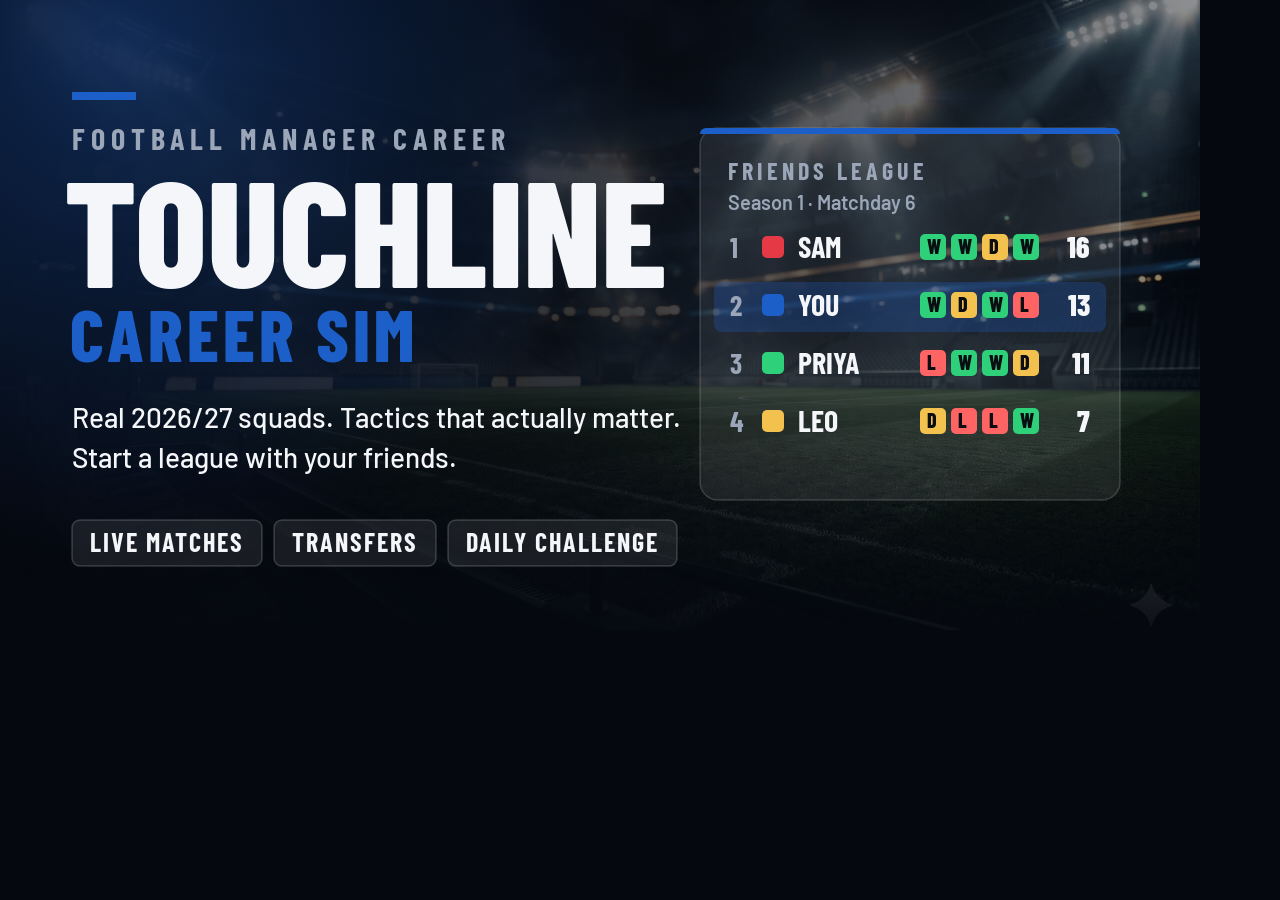
<file: web/og-card.html>
<!doctype html>
<html lang="en">
<head>
<meta charset="utf-8">
<title>Share card</title>
<link rel="stylesheet" href="https://fonts.googleapis.com/css2?family=Barlow:wght@500;600&family=Barlow+Condensed:wght@600;700;800&display=swap">
<style>body{margin:0;background:#05080f;color:#f4f6f9;font-family:Barlow,sans-serif} canvas{display:block;max-width:100%}</style>
</head>
<body>
<canvas id="c" width="1200" height="630"></canvas>
<script>
// draws the 1200x630 card shown when the site is shared on X/Twitter and elsewhere, then uploads it as og.png
async function draw() {
  await Promise.all(['800 150px "Barlow Condensed"', '700 40px "Barlow Condensed"', '600 30px "Barlow Condensed"', '500 28px Barlow', '600 24px Barlow'].map(f => document.fonts.load(f)));
  const c = document.getElementById('c'), x = c.getContext('2d'), W = 1200, H = 630, blue = '#1d5fc8', ink = '#f4f6f9', mute = '#9ba7b9';
  // the stadium photo, cropped to fill the card, then darkened toward the left so the title stays readable
  const img = await new Promise((res, rej) => { const i = new Image(); i.onload = () => res(i); i.onerror = rej; i.src = 'img/stadium.webp'; });
  const k = Math.max(W / img.width, H / img.height), dw = img.width * k, dh = img.height * k; x.drawImage(img, (W - dw) * 0.62, (H - dh) * 0.4, dw, dh);
  let g = x.createLinearGradient(0, 0, W, 0); g.addColorStop(0, 'rgba(5,8,15,.96)'); g.addColorStop(.5, 'rgba(5,8,15,.8)'); g.addColorStop(1, 'rgba(5,8,15,.45)'); x.fillStyle = g; x.fillRect(0, 0, W, H);
  g = x.createLinearGradient(0, H, 0, H * .55); g.addColorStop(0, 'rgba(5,8,15,.85)'); g.addColorStop(1, 'rgba(5,8,15,0)'); x.fillStyle = g; x.fillRect(0, 0, W, H);
  g = x.createRadialGradient(120, 40, 0, 120, 40, 520); g.addColorStop(0, 'rgba(29,95,200,.35)'); g.addColorStop(1, 'rgba(29,95,200,0)'); x.fillStyle = g; x.fillRect(0, 0, W, H);
  // title block
  x.fillStyle = blue; x.fillRect(72, 92, 64, 8);
  x.fillStyle = mute; x.font = '700 30px "Barlow Condensed"'; x.letterSpacing = '6px'; x.fillText('FOOTBALL MANAGER CAREER', 72, 150);
  x.fillStyle = ink; x.font = '800 150px "Barlow Condensed"'; x.letterSpacing = '0px'; x.fillText('TOUCHLINE', 64, 288);
  x.fillStyle = blue; x.font = '800 72px "Barlow Condensed"'; x.letterSpacing = '4px'; x.fillText('CAREER SIM', 70, 362);
  x.letterSpacing = '0px'; x.fillStyle = ink; x.font = '500 28px Barlow';
  ['Real 2026/27 squads. Tactics that actually matter.', 'Start a league with your friends.'].forEach((t, i) => x.fillText(t, 72, 428 + i * 40));
  // feature pills
  let px = 72; x.font = '700 26px "Barlow Condensed"'; x.letterSpacing = '2px';
  for (const t of ['LIVE MATCHES', 'TRANSFERS', 'DAILY CHALLENGE']) { const w = x.measureText(t).width + 36; x.fillStyle = 'rgba(255,255,255,.08)'; x.strokeStyle = 'rgba(255,255,255,.18)'; x.lineWidth = 1.5; x.beginPath(); x.roundRect(px, 520, w, 46, 8); x.fill(); x.stroke(); x.fillStyle = ink; x.fillText(t, px + 18, 552); px += w + 12; }
  // friends league table
  const tx = 700, ty = 128, tw = 420; x.letterSpacing = '0px';
  x.fillStyle = 'rgba(255,255,255,.07)'; x.strokeStyle = 'rgba(255,255,255,.16)'; x.lineWidth = 1.5; x.beginPath(); x.roundRect(tx, ty, tw, 372, 18); x.fill(); x.stroke();
  x.fillStyle = blue; x.beginPath(); x.roundRect(tx, ty, tw, 6, [18, 18, 0, 0]); x.fill();
  x.fillStyle = mute; x.font = '700 24px "Barlow Condensed"'; x.letterSpacing = '4px'; x.fillText('FRIENDS LEAGUE', tx + 28, ty + 52);
  x.letterSpacing = '0px'; x.fillStyle = mute; x.font = '600 20px Barlow'; x.fillText('Season 1 · Matchday 6', tx + 28, ty + 82);
  const rows = [['1', 'Sam', '#e63946', 'WWDW', 16], ['2', 'You', '#1d5fc8', 'WDWL', 13], ['3', 'Priya', '#2fd07a', 'LWWD', 11], ['4', 'Leo', '#f2c14e', 'DLLW', 7]];
  rows.forEach((r, i) => { const y = ty + 130 + i * 58;
    if (r[1] === 'You') { x.fillStyle = 'rgba(29,95,200,.28)'; x.beginPath(); x.roundRect(tx + 14, y - 34, tw - 28, 50, 8); x.fill(); }
    x.fillStyle = mute; x.font = '700 28px "Barlow Condensed"'; x.fillText(r[0], tx + 30, y);
    x.fillStyle = r[2]; x.beginPath(); x.roundRect(tx + 62, y - 22, 22, 22, 5); x.fill();
    x.fillStyle = ink; x.font = '700 30px "Barlow Condensed"'; x.fillText(r[1].toUpperCase(), tx + 98, y);
    let fx = tx + 220; for (const ch of r[3]) { x.fillStyle = ch === 'W' ? '#2fd07a' : ch === 'D' ? '#f2c14e' : '#ff6464'; x.beginPath(); x.roundRect(fx, y - 24, 26, 26, 5); x.fill(); x.fillStyle = '#0a0d12'; x.font = '800 20px "Barlow Condensed"'; x.fillText(ch, fx + 7, y - 4); fx += 31; }
    x.fillStyle = ink; x.font = '800 30px "Barlow Condensed"'; x.textAlign = 'right'; x.fillText(String(r[4]), tx + tw - 30, y); x.textAlign = 'left'; });
  return c.toDataURL('image/png');
}
draw().then(u => window.__og = u);
</script>
</body>
</html>
</file>
